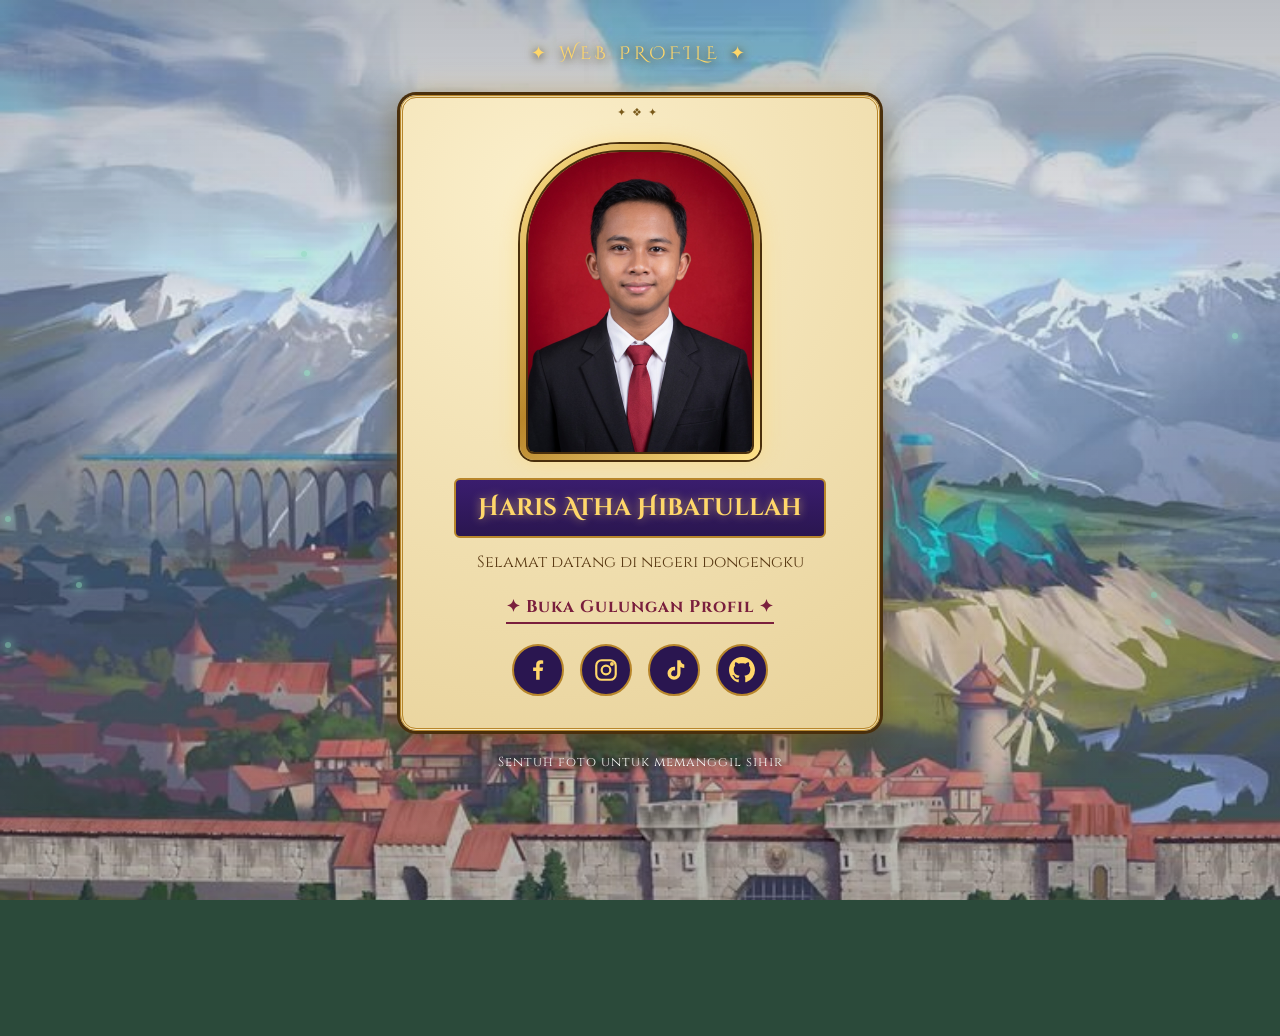
<file: index.html>
<!DOCTYPE html>
<html lang="id">
<head>
<meta charset="utf-8">
<meta name="viewport" content="width=device-width, initial-scale=1, viewport-fit=cover">
<title>Haris Atha Hibatullah</title>
<link href="https://fonts.googleapis.com/css2?family=Cinzel:wght@500;700&family=Cinzel+Decorative:wght@700&display=swap" rel="stylesheet">
<meta name="theme-color" content="#2b4a3a">
<link rel="icon" href="data:image/svg+xml,%3Csvg xmlns=%27http://www.w3.org/2000/svg%27 viewBox=%270 0 100 100%27%3E%3Ctext y=%27.9em%27 font-size=%2790%27%3E%E2%9C%A6%3C/text%3E%3C/svg%3E">
<link rel="stylesheet" href="style.css">
</head>
<body>
<div class="stars"></div>
<div class="moon"></div>
<svg class="castle" viewBox="0 0 400 150" preserveAspectRatio="xMidYMax slice" aria-hidden="true"><path fill="#12375a" opacity=".8" d="M0 150V92L45 52l30 30 40-48 50 56 40-36 55 62 50-50 45 40 45-30V150Z"/><path fill="#0a2240" d="M0 150V112L60 74l40 34 45-40 60 52 50-30 60 42 85-44V150Z"/><g fill="#04101f"><polygon points="-13,149 -5,121 3,149"/><polygon points="3,150 8,131 13,150"/><polygon points="16,146 21,117 26,146"/><polygon points="29,149 34,115 39,149"/><polygon points="39,147 47,127 55,147"/><polygon points="55,149 60,129 65,149"/><polygon points="68,150 73,119 78,150"/><polygon points="81,145 86,120 91,145"/><polygon points="93,150 99,120 105,150"/><polygon points="106,146 112,127 118,146"/><polygon points="119,147 125,120 131,147"/><polygon points="131,146 138,125 145,146"/><polygon points="145,150 151,127 157,150"/><polygon points="159,150 164,121 169,150"/><polygon points="171,146 177,127 183,146"/><polygon points="182,145 190,112 198,145"/><polygon points="195,147 203,119 211,147"/><polygon points="210,148 216,119 222,148"/><polygon points="223,145 229,122 235,145"/><polygon points="235,146 242,126 249,146"/><polygon points="248,147 255,113 262,147"/><polygon points="263,148 268,116 273,148"/><polygon points="273,146 281,125 289,146"/><polygon points="287,144 294,121 301,144"/><polygon points="299,147 307,125 315,147"/><polygon points="315,145 320,126 325,145"/><polygon points="326,148 333,120 340,148"/><polygon points="338,146 346,113 354,146"/><polygon points="354,144 359,124 364,144"/><polygon points="367,147 372,121 377,147"/><polygon points="378,145 385,126 392,145"/><polygon points="390,148 398,116 406,148"/><rect x="0" y="136" width="400" height="14"/></g></svg>
<div class="aurora" aria-hidden="true"></div>

<section class="view" id="home">
  <div class="tag">&#10022; WEB PROFILE &#10022;</div>
  <div class="panel">
    <div class="frame" title="Klik fotonya!"><img src="foto.jpg" alt="Foto Haris Atha Hibatullah"></div>
    <h1 class="name">Haris Atha Hibatullah</h1>
    <p class="sub">Selamat datang di negeri dongengku</p>
    <a class="go" href="profile.html">&#10022; Buka Gulungan Profil &#10022;</a>
    <div class="social">
  <a href="https://www.facebook.com/noyauber" target="_blank" rel="noopener" aria-label="Facebook" title="Facebook"><svg viewBox="0 0 24 24" fill="currentColor"><path d="M13.5 21v-8h2.7l.5-3.2h-3.2V7.9c0-.9.3-1.6 1.7-1.6h1.6V3.2C16.4 3.1 15.4 3 14.3 3c-2.4 0-4 1.5-4 4.100v2.700H7.500V13h2.800v8h3.200z"/></svg></a>
  <a href="https://www.instagram.com/harveyuber" target="_blank" rel="noopener" aria-label="Instagram" title="Instagram"><svg viewBox="0 0 24 24" fill="none" stroke="currentColor" stroke-width="2"><rect x="3" y="3" width="18" height="18" rx="5"/><circle cx="12" cy="12" r="4"/><circle cx="17.5" cy="6.5" r=".8" fill="currentColor"/></svg></a>
  <a href="https://www.tiktok.com/@norck_2" target="_blank" rel="noopener" aria-label="TikTok" title="TikTok"><svg viewBox="0 0 24 24" fill="currentColor"><path d="M15 3h3a4.5 4.5 0 0 0 3.5 4v3.200a7.6 7.6 0 0 1-3.5-1V15a6 6 0 1 1-6-6c.3 0 .7 0 1 .1v3.300a2.8 2.8 0 1 0 2 2.700V3z"/></svg></a>
  <a href="https://www.github.com/NoyaUber" target="_blank" rel="noopener" aria-label="GitHub" title="GitHub"><svg viewBox="0 0 16 16" fill="currentColor"><path d="M8 0C3.580 0 0 3.580 0 8c0 3.540 2.290 6.530 5.470 7.590.4.070.55-.170.55-.380 0-.190-.010-.820-.010-1.490-2.010.370-2.530-.490-2.690-.940-.090-.230-.480-.940-.820-1.130-.280-.150-.680-.520-.010-.530.630-.010 1.080.580 1.230.820.720 1.210 1.870.870 2.330.660.070-.520.280-.870.510-1.070-1.780-.200-3.640-.890-3.640-3.950 0-.870.310-1.590.820-2.150-.080-.200-.360-1.020.080-2.120 0 0 .670-.210 2.2.820.640-.180 1.320-.270 2-.270.680 0 1.360.090 2 .270 1.530-1.040 2.2-.820 2.2-.820.440 1.1.160 1.920.080 2.120.510.560.820 1.270.820 2.150 0 3.070-1.870 3.750-3.650 3.950.290.250.540.730.540 1.480 0 1.070-.010 1.930-.010 2.2 0 .210.150.460.550.380A8.013 8.013 0 0 0 16 8c0-4.420-3.580-8-8-8z"/></svg></a>
</div>
  </div>
  <div class="hint">Sentuh foto untuk memanggil sihir</div>
</section>

<script src="script.js"></script>
</body>
</html>
</file>
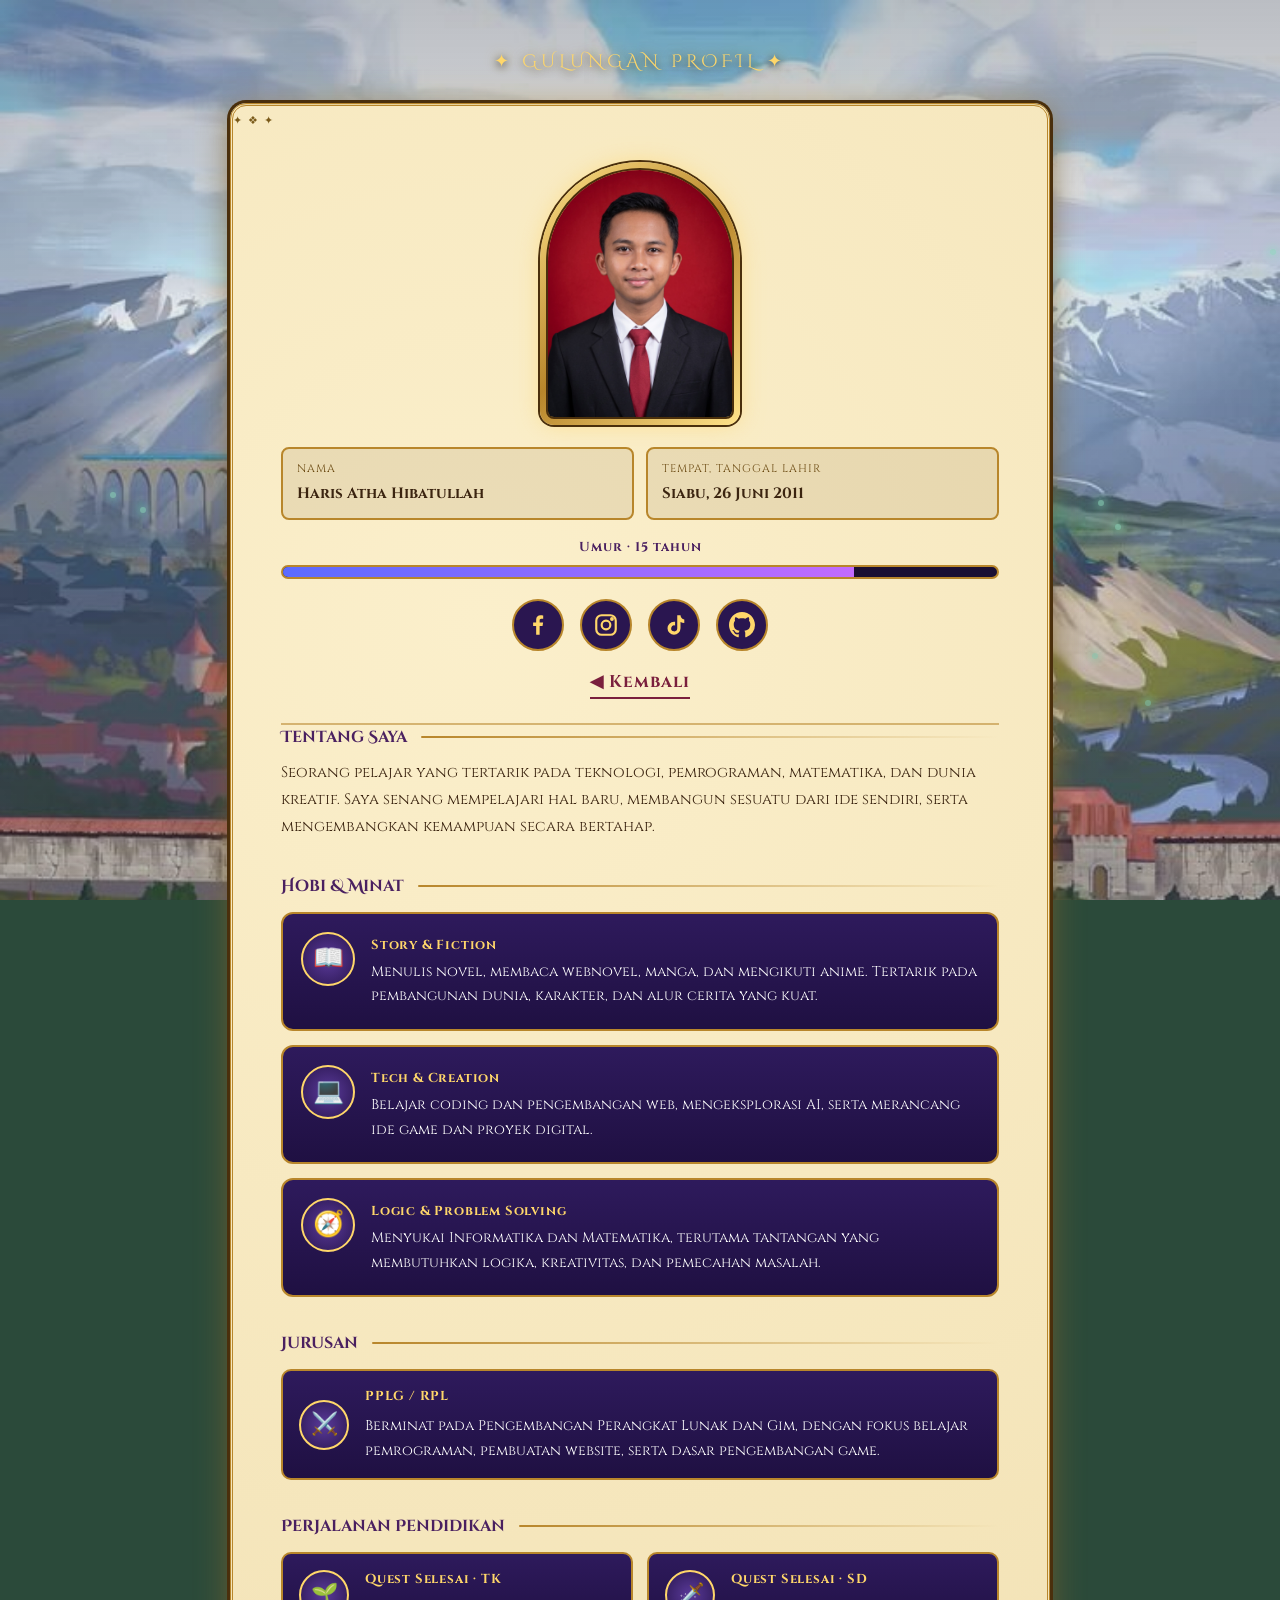
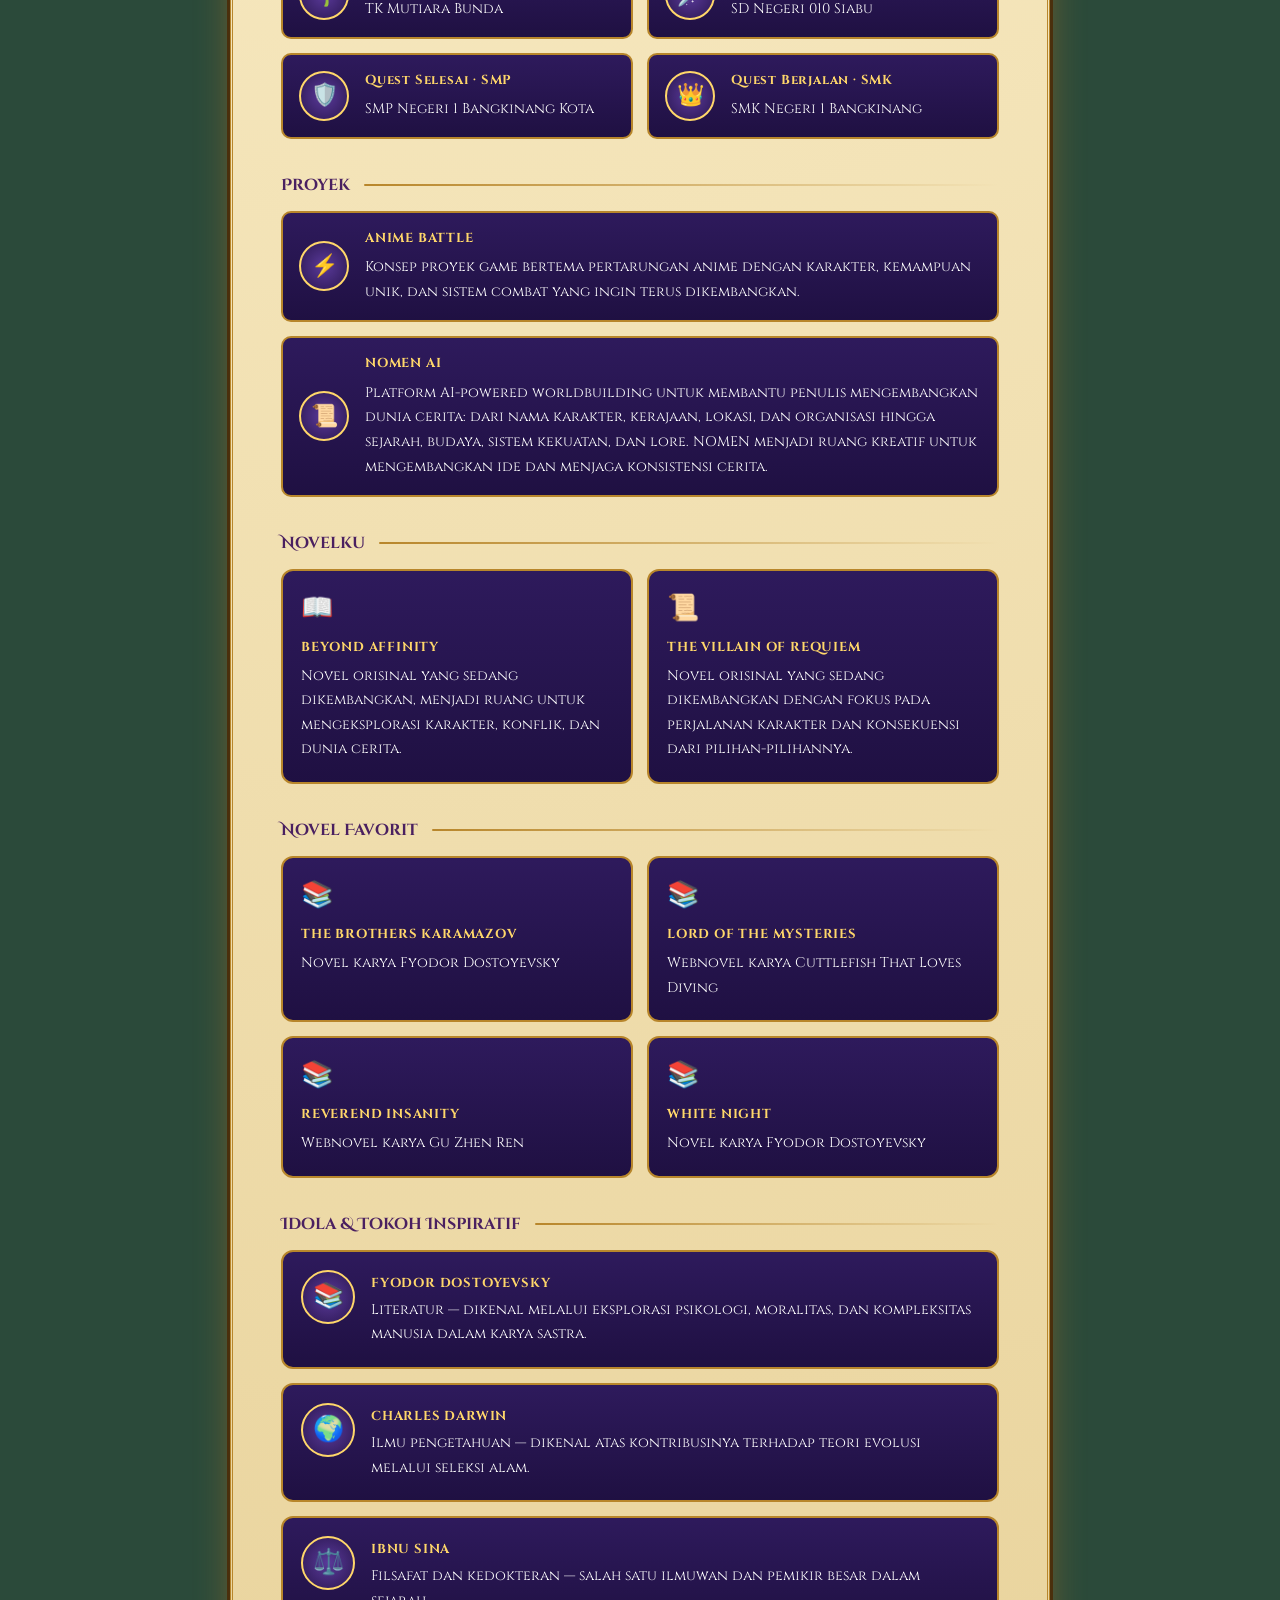
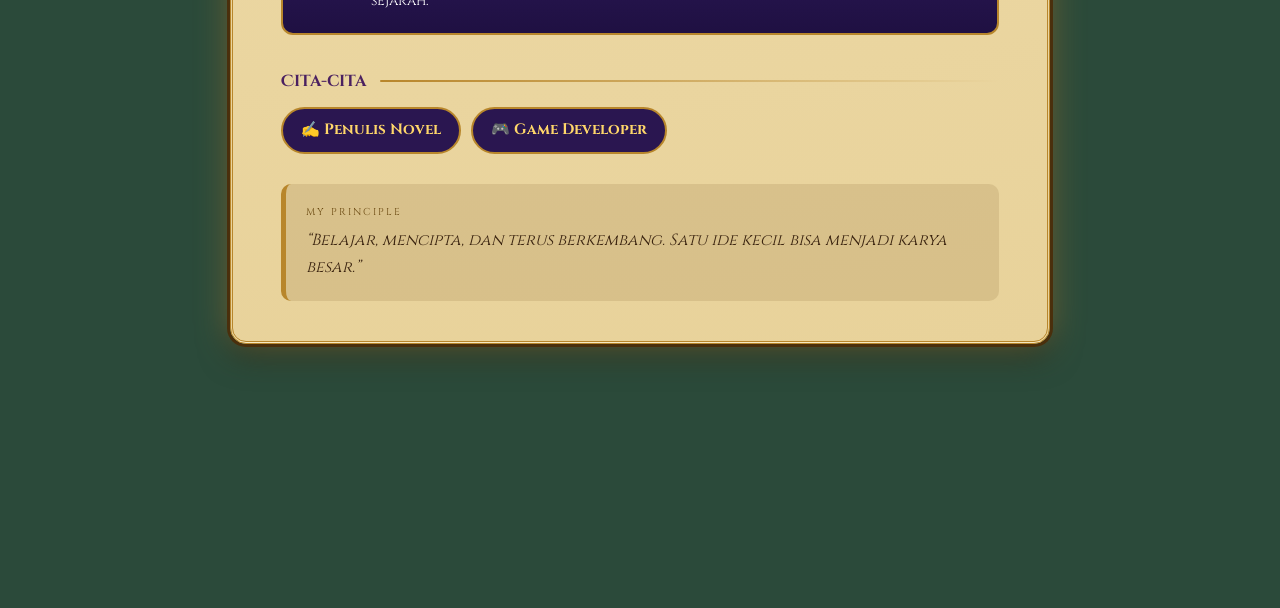
<file: profile.html>
<!DOCTYPE html>
<html lang="id">
<head>
<meta charset="utf-8">
<meta name="viewport" content="width=device-width, initial-scale=1, viewport-fit=cover">
<title>Profil - Haris Atha Hibatullah</title>
<link href="https://fonts.googleapis.com/css2?family=Cinzel:wght@500;700&family=Cinzel+Decorative:wght@700&display=swap" rel="stylesheet">
<meta name="theme-color" content="#2b4a3a">
<link rel="icon" href="data:image/svg+xml,%3Csvg xmlns=%27http://www.w3.org/2000/svg%27 viewBox=%270 0 100 100%27%3E%3Ctext y=%27.9em%27 font-size=%2790%27%3E%E2%9C%A6%3C/text%3E%3C/svg%3E">
<link rel="stylesheet" href="style.css">
</head>
<body>
<div class="stars"></div>
<div class="moon"></div>
<svg class="castle" viewBox="0 0 400 150" preserveAspectRatio="xMidYMax slice" aria-hidden="true"><path fill="#12375a" opacity=".8" d="M0 150V92L45 52l30 30 40-48 50 56 40-36 55 62 50-50 45 40 45-30V150Z"/><path fill="#0a2240" d="M0 150V112L60 74l40 34 45-40 60 52 50-30 60 42 85-44V150Z"/><g fill="#04101f"><polygon points="-13,149 -5,121 3,149"/><polygon points="3,150 8,131 13,150"/><polygon points="16,146 21,117 26,146"/><polygon points="29,149 34,115 39,149"/><polygon points="39,147 47,127 55,147"/><polygon points="55,149 60,129 65,149"/><polygon points="68,150 73,119 78,150"/><polygon points="81,145 86,120 91,145"/><polygon points="93,150 99,120 105,150"/><polygon points="106,146 112,127 118,146"/><polygon points="119,147 125,120 131,147"/><polygon points="131,146 138,125 145,146"/><polygon points="145,150 151,127 157,150"/><polygon points="159,150 164,121 169,150"/><polygon points="171,146 177,127 183,146"/><polygon points="182,145 190,112 198,145"/><polygon points="195,147 203,119 211,147"/><polygon points="210,148 216,119 222,148"/><polygon points="223,145 229,122 235,145"/><polygon points="235,146 242,126 249,146"/><polygon points="248,147 255,113 262,147"/><polygon points="263,148 268,116 273,148"/><polygon points="273,146 281,125 289,146"/><polygon points="287,144 294,121 301,144"/><polygon points="299,147 307,125 315,147"/><polygon points="315,145 320,126 325,145"/><polygon points="326,148 333,120 340,148"/><polygon points="338,146 346,113 354,146"/><polygon points="354,144 359,124 364,144"/><polygon points="367,147 372,121 377,147"/><polygon points="378,145 385,126 392,145"/><polygon points="390,148 398,116 406,148"/><rect x="0" y="136" width="400" height="14"/></g></svg>
<div class="aurora" aria-hidden="true"></div>

<section class="view" id="profil">
  <div class="tag">&#10022; GULUNGAN PROFIL &#10022;</div>
  <div class="panel wide">
    <header class="hero">
    <div class="frame"><img src="foto.jpg" alt="Foto Haris Atha Hibatullah"></div>
    <div class="info"><div class="slot"><small>NAMA</small><span>Haris Atha Hibatullah</span></div>
    <div class="slot"><small>TEMPAT, TANGGAL LAHIR</small><span>Siabu, 26 Juni 2011</span></div></div>
    <div class="age"><div class="lvl">Umur &middot; <span id="umur" data-lahir="2011-06-26">&mdash;</span> tahun</div>
    <div class="mana"><i id="xpbar"></i></div></div>
    <div class="social">
  <a href="https://www.facebook.com/noyauber" target="_blank" rel="noopener" aria-label="Facebook" title="Facebook"><svg viewBox="0 0 24 24" fill="currentColor"><path d="M13.5 21v-8h2.7l.5-3.2h-3.2V7.9c0-.9.3-1.6 1.7-1.6h1.6V3.2C16.4 3.1 15.4 3 14.3 3c-2.4 0-4 1.5-4 4.100v2.700H7.500V13h2.800v8h3.200z"/></svg></a>
  <a href="https://www.instagram.com/harveyuber" target="_blank" rel="noopener" aria-label="Instagram" title="Instagram"><svg viewBox="0 0 24 24" fill="none" stroke="currentColor" stroke-width="2"><rect x="3" y="3" width="18" height="18" rx="5"/><circle cx="12" cy="12" r="4"/><circle cx="17.5" cy="6.5" r=".8" fill="currentColor"/></svg></a>
  <a href="https://www.tiktok.com/@norck_2" target="_blank" rel="noopener" aria-label="TikTok" title="TikTok"><svg viewBox="0 0 24 24" fill="currentColor"><path d="M15 3h3a4.5 4.5 0 0 0 3.5 4v3.200a7.6 7.6 0 0 1-3.5-1V15a6 6 0 1 1-6-6c.3 0 .7 0 1 .1v3.300a2.8 2.8 0 1 0 2 2.700V3z"/></svg></a>
  <a href="https://www.github.com/NoyaUber" target="_blank" rel="noopener" aria-label="GitHub" title="GitHub"><svg viewBox="0 0 16 16" fill="currentColor"><path d="M8 0C3.580 0 0 3.580 0 8c0 3.540 2.290 6.530 5.470 7.590.4.070.55-.170.55-.380 0-.190-.010-.820-.010-1.490-2.010.370-2.530-.490-2.690-.940-.090-.230-.480-.940-.820-1.130-.280-.150-.680-.520-.010-.530.630-.010 1.080.580 1.230.820.720 1.210 1.870.870 2.330.660.070-.520.280-.870.510-1.070-1.780-.200-3.640-.890-3.640-3.950 0-.870.310-1.590.820-2.150-.080-.200-.360-1.020.080-2.120 0 0 .670-.210 2.2.820.640-.180 1.320-.270 2-.270.680 0 1.360.090 2 .270 1.530-1.040 2.2-.820 2.2-.820.440 1.1.160 1.920.080 2.120.510.560.820 1.270.820 2.150 0 3.070-1.870 3.750-3.650 3.950.290.250.540.730.540 1.480 0 1.070-.010 1.930-.010 2.2 0 .210.150.460.550.380A8.013 8.013 0 0 0 16 8c0-4.420-3.580-8-8-8z"/></svg></a>
</div>
    <a class="back" href="index.html">&#9664; Kembali</a>
    </header>
    <div class="main">
    <h2 class="rv">Tentang Saya</h2>
    <p class="txt rv">Seorang pelajar yang tertarik pada teknologi, pemrograman, matematika, dan dunia kreatif. Saya senang mempelajari hal baru, membangun sesuatu dari ide sendiri, serta mengembangkan kemampuan secara bertahap.</p>

    <h2 class="rv">Hobi &amp; Minat</h2>
    <div class="stack">
      <div class="card rv"><i>&#128214;</i><b>Story &amp; Fiction</b><span>Menulis novel, membaca webnovel, manga, dan mengikuti anime. Tertarik pada pembangunan dunia, karakter, dan alur cerita yang kuat.</span></div>
      <div class="card rv"><i>&#128187;</i><b>Tech &amp; Creation</b><span>Belajar coding dan pengembangan web, mengeksplorasi AI, serta merancang ide game dan proyek digital.</span></div>
      <div class="card rv"><i>&#129517;</i><b>Logic &amp; Problem Solving</b><span>Menyukai Informatika dan Matematika, terutama tantangan yang membutuhkan logika, kreativitas, dan pemecahan masalah.</span></div>
    </div>

    <h2 class="rv">Jurusan</h2>
    <div class="adv rv"><i>&#9876;&#65039;</i><div><b>PPLG / RPL</b><span>Berminat pada Pengembangan Perangkat Lunak dan Gim, dengan fokus belajar pemrograman, pembuatan website, serta dasar pengembangan game.</span></div></div>

    <h2 class="rv">Perjalanan Pendidikan</h2>
    <div class="duo"><div class="adv" style="animation-delay:.1s"><i>&#127793;</i><div><b>Quest Selesai &middot; TK</b><span>TK Mutiara Bunda</span></div></div>
    <div class="adv" style="animation-delay:.3s"><i>&#128481;&#65039;</i><div><b>Quest Selesai &middot; SD</b><span>SD Negeri 010 Siabu</span></div></div>
    <div class="adv" style="animation-delay:.5s"><i>&#128737;&#65039;</i><div><b>Quest Selesai &middot; SMP</b><span>SMP Negeri 1 Bangkinang Kota</span></div></div>
    <div class="adv" style="animation-delay:.7s"><i>&#128081;</i><div><b>Quest Berjalan &middot; SMK</b><span>SMK Negeri 1 Bangkinang</span></div></div></div>

    <h2 class="rv">Proyek</h2>
    <div class="adv rv"><i>&#9889;</i><div><b>ANIME BATTLE</b><span>Konsep proyek game bertema pertarungan anime dengan karakter, kemampuan unik, dan sistem combat yang ingin terus dikembangkan.</span></div></div>
    <div class="adv rv"><i>&#128220;</i><div><b>NOMEN AI</b><span>Platform AI-powered worldbuilding untuk membantu penulis mengembangkan dunia cerita: dari nama karakter, kerajaan, lokasi, dan organisasi hingga sejarah, budaya, sistem kekuatan, dan lore. NOMEN menjadi ruang kreatif untuk mengembangkan ide dan menjaga konsistensi cerita.</span></div></div>

    <h2 class="rv">Novelku</h2>
    <div class="g2">
      <div class="card rv"><i>&#128214;</i><b>BEYOND AFFINITY</b><span>Novel orisinal yang sedang dikembangkan, menjadi ruang untuk mengeksplorasi karakter, konflik, dan dunia cerita.</span></div>
      <div class="card rv"><i>&#128220;</i><b>THE VILLAIN OF REQUIEM</b><span>Novel orisinal yang sedang dikembangkan dengan fokus pada perjalanan karakter dan konsekuensi dari pilihan-pilihannya.</span></div>
    </div>

    <h2 class="rv">Novel Favorit</h2>
    <div class="g2">
      <div class="card rv"><i>&#128218;</i><b>THE BROTHERS KARAMAZOV</b><span>Novel karya Fyodor Dostoyevsky</span></div>
      <div class="card rv"><i>&#128218;</i><b>LORD OF THE MYSTERIES</b><span>Webnovel karya Cuttlefish That Loves Diving</span></div>
      <div class="card rv"><i>&#128218;</i><b>REVEREND INSANITY</b><span>Webnovel karya Gu Zhen Ren</span></div>
      <div class="card rv"><i>&#128218;</i><b>WHITE NIGHT</b><span>Novel karya Fyodor Dostoyevsky</span></div>
    </div>

    <h2 class="rv">Idola &amp; Tokoh Inspiratif</h2>
    <div class="stack">
      <div class="card rv"><i>&#128218;</i><b>FYODOR DOSTOYEVSKY</b><span>Literatur — dikenal melalui eksplorasi psikologi, moralitas, dan kompleksitas manusia dalam karya sastra.</span></div>
      <div class="card rv"><i>&#127757;</i><b>CHARLES DARWIN</b><span>Ilmu pengetahuan — dikenal atas kontribusinya terhadap teori evolusi melalui seleksi alam.</span></div>
      <div class="card rv"><i>&#9878;&#65039;</i><b>IBNU SINA</b><span>Filsafat dan kedokteran — salah satu ilmuwan dan pemikir besar dalam sejarah.</span></div>
    </div>

    <h2 class="rv">Cita-cita</h2>
    <div class="chips rv"><span>&#9997;&#65039; Penulis Novel</span><span>&#127918; Game Developer</span></div>

    <blockquote class="quote rv"><small>MY PRINCIPLE</small>&ldquo;Belajar, mencipta, dan terus berkembang. Satu ide kecil bisa menjadi karya besar.&rdquo;</blockquote>
    </div>
  </div>
</section>

<script src="script.js"></script>
</body>
</html>
</file>
<file: style.css>
:root{--sky1:#2a1766;--sky2:#8a4f9e;--ink:#3b2410;--gold:#ffd76a;--gold2:#b8862b;--paper1:#fbefcb;--paper2:#e8d29a;--moon:#fff6d6;
box-sizing:border-box;padding-top:env(safe-area-inset-top,0px);padding-bottom:env(safe-area-inset-bottom,0px)}
@media (prefers-color-scheme:dark){:root:not([data-theme="light"]){--sky1:#070420;--sky2:#2a1655}}
:root[data-theme="dark"]{--sky1:#070420;--sky2:#2a1655}
*{box-sizing:border-box}
html{scroll-padding-top:env(safe-area-inset-top,0px)}
body{margin:0;min-height:100vh;font-family:'Cinzel',Georgia,serif;color:var(--ink);line-height:1.5;background:linear-gradient(var(--sky1),var(--sky2)) fixed;overflow-x:hidden}
.stars,.moon,.castle,.fly{pointer-events:none}
.stars{position:fixed;inset:0;z-index:0;background-image:radial-gradient(1.5px 1.5px at 20px 30px,#fff,transparent),radial-gradient(1px 1px at 90px 80px,#ffe9a8,transparent),radial-gradient(1.5px 1.5px at 150px 40px,#fff,transparent),radial-gradient(1px 1px at 60px 150px,#fff,transparent),radial-gradient(1px 1px at 180px 170px,#cfe0ff,transparent);background-size:200px 200px;animation:twinkle 4s ease-in-out infinite alternate}
@keyframes twinkle{from{opacity:.45}to{opacity:1}}
.moon{position:fixed;top:calc(7% + env(safe-area-inset-top,0px));right:10%;width:64px;height:64px;border-radius:50%;z-index:0;background:radial-gradient(circle at 35% 35%,#fffdf0,var(--moon) 60%,#e8d9a0);box-shadow:0 0 40px 12px rgba(255,240,180,.35)}
.castle{position:fixed;left:0;bottom:0;width:100%;height:160px;color:#0b0720;z-index:0}
.view{position:relative;z-index:1;padding:28px 16px 150px;text-align:center}
.tag{font-family:'Cinzel Decorative','Cinzel',serif;font-size:14px;color:var(--gold);text-shadow:0 0 12px rgba(255,215,106,.7);margin-bottom:22px;letter-spacing:2px}
.panel{position:relative;width:min(100%,400px);margin:0 auto;padding:30px 18px 24px;border-radius:16px;background:radial-gradient(circle at 30% 15%,var(--paper1),var(--paper2));border:3px double var(--gold2);box-shadow:0 0 0 3px #4a2f0c,0 0 34px rgba(255,200,90,.4),0 12px 30px rgba(0,0,0,.5)}
.panel::before{content:"\2726 \2756 \2726";position:absolute;top:7px;left:0;right:0;font-size:11px;color:#7a5a1a;letter-spacing:6px}
.frame{width:190px;margin:6px auto 18px;padding:6px;border-radius:100px 100px 14px 14px;background:linear-gradient(135deg,#ffe38a,#b8862b 50%,#ffe38a);box-shadow:0 0 0 2px #4a2f0c,0 0 22px rgba(255,215,106,.6);cursor:pointer;transition:transform .2s;animation:aura 3s ease-in-out infinite alternate}
.frame:hover{transform:translateY(-4px) scale(1.02)}
@keyframes aura{to{box-shadow:0 0 0 2px #4a2f0c,0 0 36px rgba(255,215,106,.95)}}
.frame img{display:block;width:100%;aspect-ratio:3/4;object-fit:cover;border-radius:94px 94px 8px 8px;border:2px solid #4a2f0c}
.name{display:inline-block;margin:0 0 12px;padding:10px 16px;font-family:'Cinzel Decorative','Cinzel',serif;font-weight:700;font-size:clamp(14px,4.6vw,18px);line-height:1.35;color:var(--gold);background:linear-gradient(#3a1d6e,#2a1650);border:2px solid var(--gold2);border-radius:6px;text-shadow:0 0 10px rgba(255,215,106,.6)}
.sub{font-size:13px;color:#5a3a14;margin:0 0 16px}
.go,.back{display:inline-block;font-weight:700;font-size:15px;color:#7a1f3d;text-decoration:none;letter-spacing:1px;border-bottom:2px solid currentColor;padding-bottom:2px}
.go{animation:glow 1.6s ease-in-out infinite alternate}
@keyframes glow{to{text-shadow:0 0 12px rgba(184,134,43,.9);transform:scale(1.05)}}
.go:hover,.back:hover{color:#a3122f}
.back{margin-top:20px}
.social{display:flex;gap:12px;justify-content:center;margin-top:20px}
.social a{width:44px;height:44px;border-radius:50%;display:grid;place-items:center;background:#2a1650;color:var(--gold);border:2px solid var(--gold2);transition:transform .2s,box-shadow .2s}
.social a:hover{transform:translateY(-3px) rotate(-6deg);box-shadow:0 0 16px rgba(255,215,106,.9)}
.social svg{width:22px;height:22px}
.hint{margin-top:16px;font-size:11px;color:#f3e6c0;letter-spacing:1px}
.slot{margin-top:10px;padding:10px 12px;text-align:left;background:rgba(90,58,14,.1);border:2px solid var(--gold2);border-radius:8px}
.slot small{display:block;font-size:10px;letter-spacing:1px;color:#6b4a12;margin-bottom:4px}
.slot span{font-size:14px;font-weight:700}
h2{font-family:'Cinzel Decorative','Cinzel',serif;font-size:14px;margin:22px 0 4px;text-align:left;color:#4a2060}
.adv{display:flex;gap:12px;align-items:center;text-align:left;background:linear-gradient(#2e1a5c,#1f1042);border:2px solid var(--gold2);border-radius:10px;color:#fff;padding:10px;margin-top:10px;animation:rise .6s both}
@keyframes rise{from{opacity:0;transform:translateY(14px)}}
.adv i{font-style:normal;font-size:22px;flex:none;width:46px;height:46px;border-radius:50%;display:grid;place-items:center;background:radial-gradient(#5a3a9a,#2a1650);border:2px solid var(--gold)}
.adv b{display:block;font-size:11px;letter-spacing:1px;color:var(--gold);margin-bottom:4px}
.adv span{font-size:13px;line-height:1.4}
.lvl{margin-top:20px;font-size:12px;color:#4a2060;font-weight:700;letter-spacing:1px}
.mana{height:14px;margin-top:8px;background:#1a0f33;border:2px solid var(--gold2);border-radius:8px;overflow:hidden}
.mana i{display:block;height:100%;width:0;background:linear-gradient(90deg,#5b6bff,#c26bff);transition:width 1.4s ease}
.fly{position:fixed;width:6px;height:6px;border-radius:50%;background:#ffe98a;box-shadow:0 0 10px 3px rgba(255,233,138,.8);z-index:0;opacity:.8;animation:float 8s ease-in-out infinite alternate}
@keyframes float{to{transform:translate(var(--fx),var(--fy));opacity:.25}}
.spark{position:fixed;pointer-events:none;z-index:9;color:var(--gold);font-size:16px;text-shadow:0 0 8px #fff6;animation:spk 1.1s ease-out both}
@keyframes spk{from{opacity:1}to{transform:translate(var(--dx),-120px) rotate(180deg);opacity:0}}

.panel.wide{width:min(100%,720px);padding:34px 22px 26px}
.txt{margin:6px 0 0;text-align:left;font-size:14px;line-height:1.7;color:#3b2410}
.grid{display:grid;gap:10px;grid-template-columns:repeat(auto-fit,minmax(190px,1fr));margin-top:10px}
.card{text-align:left;padding:14px;border-radius:12px;background:linear-gradient(#2e1a5c,#1f1042);border:2px solid var(--gold2);color:#fff;transition:transform .25s,box-shadow .25s}
.card:hover,.adv:hover{transform:translateY(-4px);box-shadow:0 8px 22px rgba(42,22,80,.55),0 0 14px rgba(255,215,106,.45)}
.card i{font-style:normal;font-size:26px;display:block;margin-bottom:6px}
.card b{display:block;font-size:12px;letter-spacing:1px;color:var(--gold);margin-bottom:6px}
.card span{display:block;font-size:12.5px;line-height:1.6}
.adv{transition:transform .25s,box-shadow .25s}
.chips{display:flex;flex-wrap:wrap;gap:10px;margin-top:10px}
.chips span{padding:8px 14px;border-radius:999px;font-size:13px;font-weight:700;color:var(--gold);background:#2a1650;border:2px solid var(--gold2)}
.quote{margin:24px 0 0;padding:16px 16px 14px;border-radius:10px;border-left:5px solid var(--gold2);background:rgba(90,58,14,.12);font-size:14px;line-height:1.7;font-style:italic;text-align:left;color:#3b2410}
.quote small{display:block;font-style:normal;font-size:10px;letter-spacing:2px;color:#6b4a12;margin-bottom:6px}
.social a:focus-visible,.go:focus-visible,.back:focus-visible{outline:3px solid var(--gold);outline-offset:3px}
.js .rv{opacity:0;transform:translateY(18px);transition:opacity .6s ease,transform .6s ease}
.js .rv.in{opacity:1;transform:none}
@media (max-width:420px){.panel.wide{padding:34px 14px 22px}}
@media (prefers-reduced-motion:reduce){*{animation:none!important;transition:none!important}.js .rv{opacity:1;transform:none}}

@media (min-width:900px){
body{font-size:16px}
.stars{background-size:320px 320px}
.moon{width:96px;height:96px;right:12%;top:9%;transition:transform .4s ease-out}
.castle{height:min(26vh,260px)}
.tag{font-size:18px;letter-spacing:4px;margin-bottom:28px}
.view{padding:48px 40px calc(min(26vh,260px) + 30px)}
#home{min-height:100vh;display:flex;flex-direction:column;align-items:center;justify-content:center;padding-top:40px}
#home .panel{width:480px;padding:40px 32px 32px}
#home .frame{width:240px}
#home .name{font-size:24px;padding:12px 22px}
#home .sub{font-size:16px;margin-bottom:20px}
.go,.back{font-size:17px}
.hint{font-size:13px;margin-top:22px}
.social{gap:16px}.social a{width:52px;height:52px}.social svg{width:26px;height:26px}
.panel.wide{width:min(100%,820px);padding:48px 48px 40px}
.main h2:first-child{margin-top:0}
h2{font-size:18px;margin-top:30px}
.txt{font-size:16px}
.chips span{font-size:15px;padding:10px 18px}
.quote{font-size:16px;padding:20px}
.lvl{font-size:13px}
}
@media (min-width:1500px){.panel.wide{width:900px}}

body{background:linear-gradient(#040b20 0%,#0a2a4d 55%,#16696b 100%) fixed}
.aurora{position:fixed;inset:0 0 35% 0;z-index:0;pointer-events:none;opacity:.55;filter:blur(38px);background:radial-gradient(60% 40% at 25% 30%,rgba(60,255,190,.55),transparent 70%),radial-gradient(50% 35% at 70% 20%,rgba(140,110,255,.5),transparent 70%),radial-gradient(45% 30% at 55% 45%,rgba(60,200,255,.4),transparent 70%);animation:aur 14s ease-in-out infinite alternate}
@keyframes aur{to{transform:translateX(6%) skewX(-6deg);opacity:.8}}
.castle{color:#04101f}
.moon{background:radial-gradient(circle at 35% 35%,#fff,#e9f4ff 60%,#bcd3ea);box-shadow:0 0 40px 12px rgba(190,225,255,.3)}
.stars{background-image:radial-gradient(1.5px 1.5px at 20px 30px,#fff,transparent),radial-gradient(1px 1px at 90px 80px,#d6f5ff,transparent),radial-gradient(1.5px 1.5px at 150px 40px,#fff,transparent),radial-gradient(1px 1px at 60px 150px,#fff,transparent),radial-gradient(1px 1px at 180px 170px,#c9e6ff,transparent)}
.fly{background:#9ff5d0;box-shadow:0 0 10px 3px rgba(150,255,210,.75)}

/* Latar ilustrasi */
body{background:#2b4a3a}
.stars,.moon,.castle,.aurora{display:none}
body::before{content:"";position:fixed;inset:0;z-index:0;pointer-events:none;background:url(bg.jpg) 50% 0%/cover no-repeat;animation:pan 90s ease-in-out infinite alternate}
body::after{content:"";position:fixed;inset:0;z-index:0;pointer-events:none;background:linear-gradient(rgba(10,20,40,.28),rgba(10,20,40,.05) 40%,rgba(10,20,40,.3))}
@keyframes pan{to{background-position:50% 100%}}
.tag{text-shadow:0 2px 10px rgba(0,0,0,.85),0 0 14px rgba(255,215,106,.7)}
.hint{text-shadow:0 2px 8px rgba(0,0,0,.9);color:#fff}
.fly{opacity:.6}


/* === Tata letak baru: foto di atas, satu kolom, lebih lega === */
.panel.wide{text-align:left}
.hero{display:flex;flex-direction:column;align-items:center;text-align:center;padding-bottom:24px;border-bottom:2px solid rgba(184,134,43,.55)}
.hero .frame{width:200px;margin:8px auto 22px}
.hero .info{display:grid;gap:12px;width:100%;grid-template-columns:1fr}
.hero .slot{margin-top:0;padding:12px 14px}
.hero .slot small{font-size:11px}
.hero .slot span{font-size:15px}
.hero .age{width:100%;margin-top:18px}
.hero .lvl{margin-top:0;font-size:13px}
.hero .social{margin-top:20px}
.hero .back{margin-top:18px}
h2{display:flex;align-items:center;gap:14px;margin:34px 0 4px;font-size:16px}
h2::after{content:"";flex:1;height:2px;border-radius:2px;background:linear-gradient(90deg,var(--gold2),transparent)}
.txt{margin-top:10px;font-size:15px;line-height:1.8}
.stack,.g2,.duo{display:grid;gap:14px;margin-top:14px}
.g2,.duo{grid-template-columns:1fr}
.duo .adv,.stack .card{margin-top:0}
.card{padding:18px 18px 20px}
.card b{font-size:13px;letter-spacing:.8px;margin-bottom:8px;line-height:1.4}
.card span{font-size:14px;line-height:1.75}
.stack .card{display:grid;grid-template-columns:54px 1fr;column-gap:16px;align-items:start}
.stack .card i{grid-row:1 / span 2;width:54px;height:54px;margin:0;border-radius:50%;display:grid;place-items:center;font-size:25px;background:radial-gradient(#5a3a9a,#2a1650);border:2px solid var(--gold)}
.stack .card b{margin:4px 0 6px}
.g2 .card i{margin-bottom:10px}
.adv{padding:16px;gap:16px;margin-top:14px}
.adv b{font-size:13px;letter-spacing:.8px;margin-bottom:6px}
.adv span{font-size:14px;line-height:1.7}
.adv i{width:50px;height:50px}
.chips{margin-top:14px}
.quote{margin-top:30px}
@media (min-width:560px){
.hero .info{grid-template-columns:1fr 1fr}
.g2,.duo{grid-template-columns:1fr 1fr}
}
@media (max-width:420px){
.panel.wide{padding:32px 14px 22px}
.stack .card{grid-template-columns:44px 1fr;column-gap:12px}
.stack .card i{width:44px;height:44px;font-size:21px}
}
</file>
